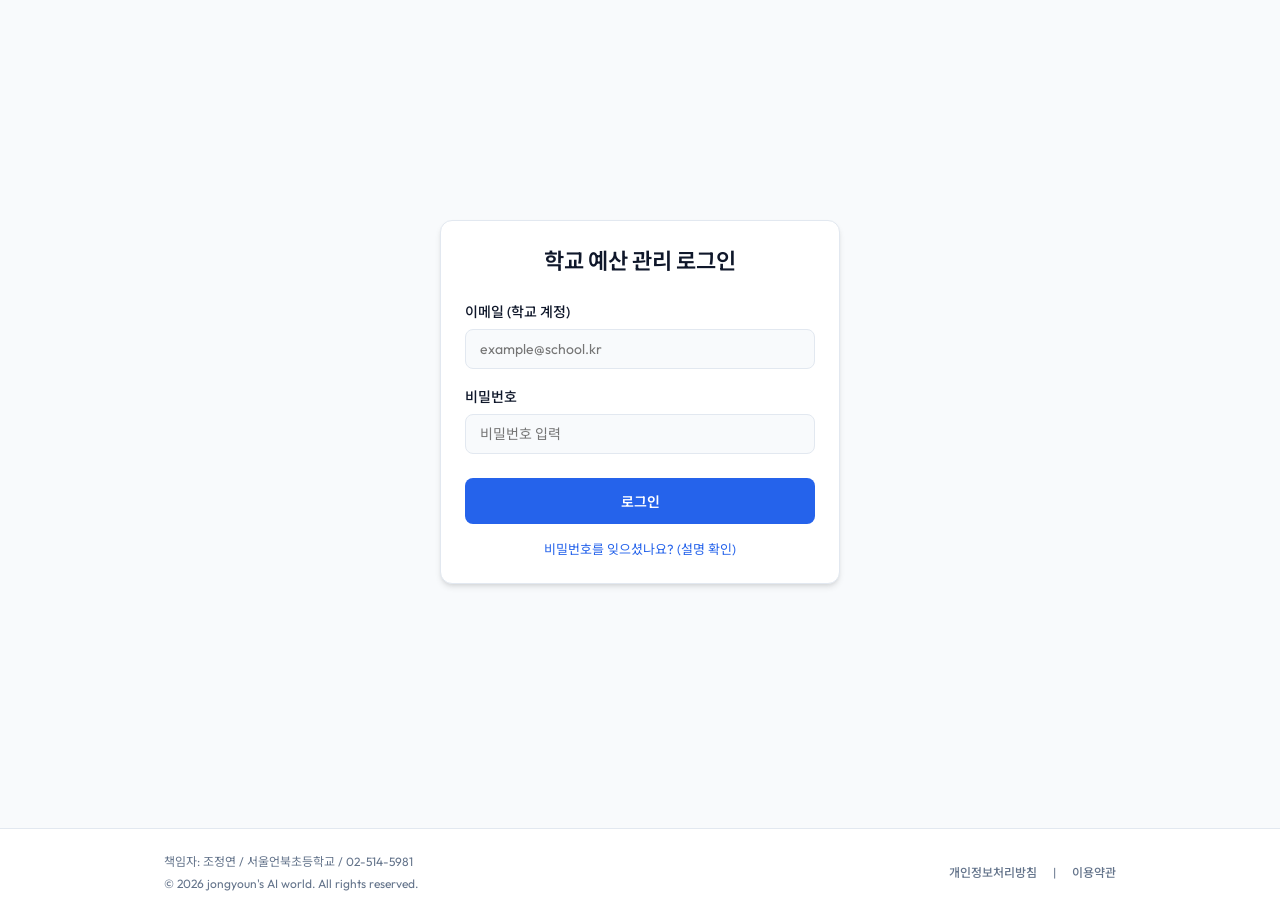
<file: index.html>
<!DOCTYPE html>
<html lang="ko">
<head>
  <meta charset="UTF-8">
  <meta name="viewport" content="width=device-width, initial-scale=1.0">
  <title>학교 예산 사용 관리 시스템</title>
  <link rel="stylesheet" href="app.css">
</head>
<body>

  <!-- 상단 네비게이션 바 (로그인 시 노출) -->
  <header id="app-header" style="display: none;">
    <div class="nav-container">
      <div class="logo">
        학교 예산 관리
        <span id="nav-role-badge" class="logo-badge">일반 교사</span>
      </div>
      <div class="user-info">
        <span class="user-name" id="nav-user-name">교사명</span> 님
        <button class="btn-logout" id="btn-logout">로그아웃</button>
      </div>
    </div>
  </header>

  <!-- 메인 컨텐츠 영역 -->
  <main class="container">
    
    <!-- 1. 로그인 화면 -->
    <div id="screen-login" class="login-wrapper">
      <div class="card login-card">
        <h2 class="card-title" style="border: none; padding: 0; text-align: center; margin-bottom: 24px; font-size: 22px;">학교 예산 관리 로그인</h2>
        
        <div id="login-alert" class="alert alert-danger" style="display: none;"></div>

        <form id="form-login" onsubmit="return false;">
          <div class="form-group">
            <label class="form-label" for="login-email">이메일 (학교 계정)</label>
            <input class="form-input" type="email" id="login-email" placeholder="example@school.kr" required>
          </div>
          <div class="form-group" style="margin-bottom: 24px;">
            <label class="form-label" for="login-password">비밀번호</label>
            <input class="form-input" type="password" id="login-password" placeholder="비밀번호 입력" required>
          </div>
          <button type="submit" class="btn btn-primary btn-block" style="padding: 12px;">로그인</button>
        </form>
        <div style="text-align: center; margin-top: 16px; font-size: 13px;">
          <a href="#" id="btn-forgot-password" style="color: var(--primary); text-decoration: none;">비밀번호를 잊으셨나요? (설명 확인)</a>
        </div>
      </div>
    </div>

    <!-- 2. 프로젝트/예산 등록 화면 (관리자 전용) -->
    <div id="screen-project-registration" style="display: none; max-width: 600px; margin: 0 auto;">
      <div class="card">
        <h2 class="card-title">프로젝트(예산) 등록</h2>
        
        <div id="reg-alert" class="alert" style="display: none;"></div>

        <form id="form-project-reg" onsubmit="return false;">
          <div class="form-group">
            <label class="form-label" for="reg-year">회계연도</label>
            <select class="form-input" id="reg-year">
              <option value="2026" selected>2026</option>
              <option value="2027">2027</option>
              <option value="2028">2028</option>
            </select>
          </div>
          <div class="form-group">
            <label class="form-label" for="reg-dept">담당 부서명</label>
            <input class="form-input" type="text" id="reg-dept" placeholder="예: 행정실, 교육정보부, 체육부" required>
          </div>
          
          <div class="form-group">
            <label class="form-label" for="reg-name">사업명</label>
            <input class="form-input" type="text" id="reg-name" placeholder="예: 도서관 운영비, 체육 기자재" required>
          </div>

          <div class="form-group">
            <label class="form-label" for="reg-amount">배정액 (원)</label>
            <input class="form-input" type="number" id="reg-amount" min="0" placeholder="예: 5000000" required>
          </div>

          <div class="form-group">
            <label class="form-label" for="reg-owner-name">사업 담당 교사 이름</label>
            <input class="form-input" type="text" id="reg-owner-name" placeholder="예: 김교사" required>
          </div>

          <div class="form-group" style="margin-bottom: 24px;">
            <label class="form-label" for="reg-note">비고</label>
            <textarea class="form-input" id="reg-note" rows="3" placeholder="기타 참고사항을 입력하세요."></textarea>
          </div>

          <div style="display: flex; gap: 12px;">
            <button type="submit" class="btn btn-primary" style="flex: 1;">등록하기</button>
            <button type="button" id="btn-reg-cancel" class="btn btn-secondary" style="flex: 1;">뒤로가기</button>
          </div>
        </form>
      </div>
    </div>

    <!-- 3. 메인 대시보드 화면 -->
    <div id="screen-dashboard" style="display: none;">
      <!-- 상단 액션 바 -->
      <div style="margin-bottom: 20px; display: flex; justify-content: space-between; align-items: center;">
        <h2 style="font-size: 20px; font-weight: 700; color: var(--text-main);">예산 배정 현황</h2>
        <div id="admin-actions" style="display: none;">
          <button class="btn btn-primary" id="btn-go-to-reg">+ 새 프로젝트 등록</button>
        </div>
      </div>

      <!-- 프로젝트 카드 목록 -->
      <div id="dashboard-project-cards" class="project-cards-container" style="display: grid; grid-template-columns: repeat(auto-fill, minmax(300px, 1fr)); gap: 16px; margin-bottom: 24px;">
        <!-- JS에서 동적으로 렌더링 -->
      </div>

      <!-- 프로젝트 상세 목록 테이블 -->
      <div class="card">
        <h3 class="card-title">프로젝트 목록</h3>
        <div style="overflow-x: auto;">
          <table class="data-table" id="dashboard-project-table">
            <thead>
              <tr>
                <th>연도</th>
                <th>부서</th>
                <th>사업명</th>
                <th>배정액</th>
                <th>사용액</th>
                <th>잔액</th>
                <th>담당자</th>
                <th>관리</th>
              </tr>
            </thead>
            <tbody>
              <!-- JS에서 동적으로 렌더링 -->
            </tbody>
          </table>
        </div>
      </div>
    </div>

    <!-- 4. 프로젝트 상세 및 지출 관리 화면 -->
    <div id="screen-project-detail" style="display: none;">
      <!-- 뒤로가기 버튼 -->
      <div style="margin-bottom: 16px;">
        <button class="btn btn-secondary" id="btn-back-to-dashboard">← 목록으로 돌아가기</button>
      </div>

      <!-- 프로젝트 요약 카드 -->
      <div class="card" id="project-summary-card">
        <!-- JS에서 프로젝트 정보, 잔액, 프로그레스 바 렌더링 -->
      </div>

      <!-- 지출 등록 폼 카드 -->
      <div class="card" id="card-expense-reg">
        <h3 class="card-title" id="expense-form-title">사용 내역 등록</h3>
        
        <!-- 실시간 초과 지출 경고 배너 -->
        <div id="expense-warning" class="alert alert-warning" style="display: none; margin-bottom: 16px;">
          <strong>지출 초과 경고</strong>: 입력된 금액이 현재 프로젝트의 남은 잔액을 초과합니다. 등록은 가능하나 빨간색 잔액 경고가 남게 됩니다.
        </div>

        <div id="expense-alert" class="alert" style="display: none;"></div>

        <form id="form-expense-reg" onsubmit="return false;">
          <input type="hidden" id="expense-id"> <!-- 수정 모드 시 사용 -->
          
          <div class="form-group" style="display: grid; grid-template-columns: 2fr 1fr; gap: 12px;">
            <div>
              <label class="form-label" for="exp-item-name">지출 항목명</label>
              <input class="form-input" type="text" id="exp-item-name" placeholder="예: 도서 구입, 교구 구매" required>
            </div>
            <div>
              <label class="form-label" for="exp-amount">금액 (원)</label>
              <input class="form-input" type="number" id="exp-amount" min="1" placeholder="예: 250000" required>
            </div>
          </div>
          
          <!-- 메모 입력란 -->
          <div class="form-group">
            <label class="form-label" for="exp-memo">메모</label>
            <textarea class="form-input" id="exp-memo" rows="2" placeholder="추가 메모 입력 (선택)"></textarea>
          </div>

          <div class="form-group" style="display: grid; grid-template-columns: 1fr 1fr; gap: 12px;">
            <div>
              <label class="form-label" for="exp-date">사용일자</label>
              <input class="form-input" type="date" id="exp-date" required>
            </div>
            <div>
              <label class="form-label" for="exp-receipt">증빙 파일 (JPG, PNG, PDF / 10MB 이하)</label>
              <input class="form-input" type="file" id="exp-receipt" accept=".jpg, .jpeg, .png, .pdf">
              <div id="receipt-preview-filename" style="font-size: 12px; color: var(--primary); margin-top: 4px; display: none;"></div>
            </div>
          </div>

          <div style="display: flex; gap: 12px; margin-top: 20px;">
            <button type="submit" class="btn btn-primary" id="btn-save-expense" style="flex: 1;">저장 (즉시 반영)</button>
            <button type="button" class="btn btn-secondary" id="btn-cancel-expense-edit" style="flex: 1; display: none;">수정 취소</button>
          </div>
          
          <!-- 자동 합계 표시 -->
          <div id="expense-total-sum" style="margin-top: 12px; font-size: 13px; color: var(--text-muted);">
            총 사용액: 0원
          </div>
        </form>
      </div>

      <!-- 지출 내역 리스트 카드 -->
      <div class="card">
        <h3 class="card-title">지출 내역 목록</h3>
        <div style="overflow-x: auto;">
          <table class="data-table" id="expense-list-table">
            <thead>
              <tr>
                <th>사용일자</th>
                <th>지출 항목명</th>
                <th>지출 금액</th>
                <th>증빙</th>
                <th>작성자</th>
                <th>관리</th>
              </tr>
            </thead>
            <tbody>
              <!-- JS에서 동적으로 렌더링 -->
            </tbody>
          </table>
        </div>
      </div>
    </div>
  </main>

  <!-- 공통 푸터 -->
  <footer>
    <div class="footer-content">
      <div class="footer-info">
        <div>책임자: 조정연 / 서울언북초등학교 / 02-514-5981</div>
        <div>© 2026 jongyoun's AI world. All rights reserved.</div>
      </div>
      <div class="footer-links">
        <a class="footer-link" id="link-privacy">개인정보처리방침</a>
        <span>|</span>
        <a class="footer-link" id="link-terms">이용약관</a>
      </div>
    </div>
  </footer>

  <!-- 개인정보처리방침 모달 -->
  <div class="modal-overlay" id="modal-privacy">
    <div class="modal">
      <div class="modal-header">
        <h3 class="modal-title">개인정보처리방침</h3>
        <button class="modal-close" onclick="closeModal('modal-privacy')">&times;</button>
      </div>
      <div class="modal-body" id="modal-privacy-body">
        <!-- 로딩 실패 시 대비한 정적 fallback 및 동적 주입 -->
      </div>
      <div class="modal-footer">
        <button class="btn btn-secondary" onclick="closeModal('modal-privacy')">닫기</button>
      </div>
    </div>
  </div>

  <!-- 이용약관 모달 -->
  <div class="modal-overlay" id="modal-terms">
    <div class="modal">
      <div class="modal-header">
        <h3 class="modal-title">이용약관</h3>
        <button class="modal-close" onclick="closeModal('modal-terms')">&times;</button>
      </div>
      <div class="modal-body" id="modal-terms-body">
        <!-- 로딩 실패 시 대비한 정적 fallback 및 동적 주입 -->
      </div>
      <div class="modal-footer">
        <button class="btn btn-secondary" onclick="closeModal('modal-terms')">닫기</button>
      </div>
    </div>
  </div>

  <!-- 증빙 영수증 확인 모달 -->
  <div class="modal-overlay" id="modal-receipt">
    <div class="modal" style="max-width: 700px;">
      <div class="modal-header">
        <h3 class="modal-title">증빙 영수증 확인</h3>
        <button class="modal-close" onclick="closeModal('modal-receipt')">&times;</button>
      </div>
      <div class="modal-body" id="modal-receipt-body" style="text-align: center; min-height: 400px; display: flex; align-items: center; justify-content: center;">
        <!-- JS에서 이미지 태그 또는 PDF iframe 동적 주입 -->
      </div>
      <div class="modal-footer">
        <button class="btn btn-secondary" onclick="closeModal('modal-receipt')">닫기</button>
      </div>
    </div>
  </div>

  <!-- 스크립트 연결 -->
  <script src="db.js"></script>
  <script src="app.js"></script>
</body>
</html>
</file>
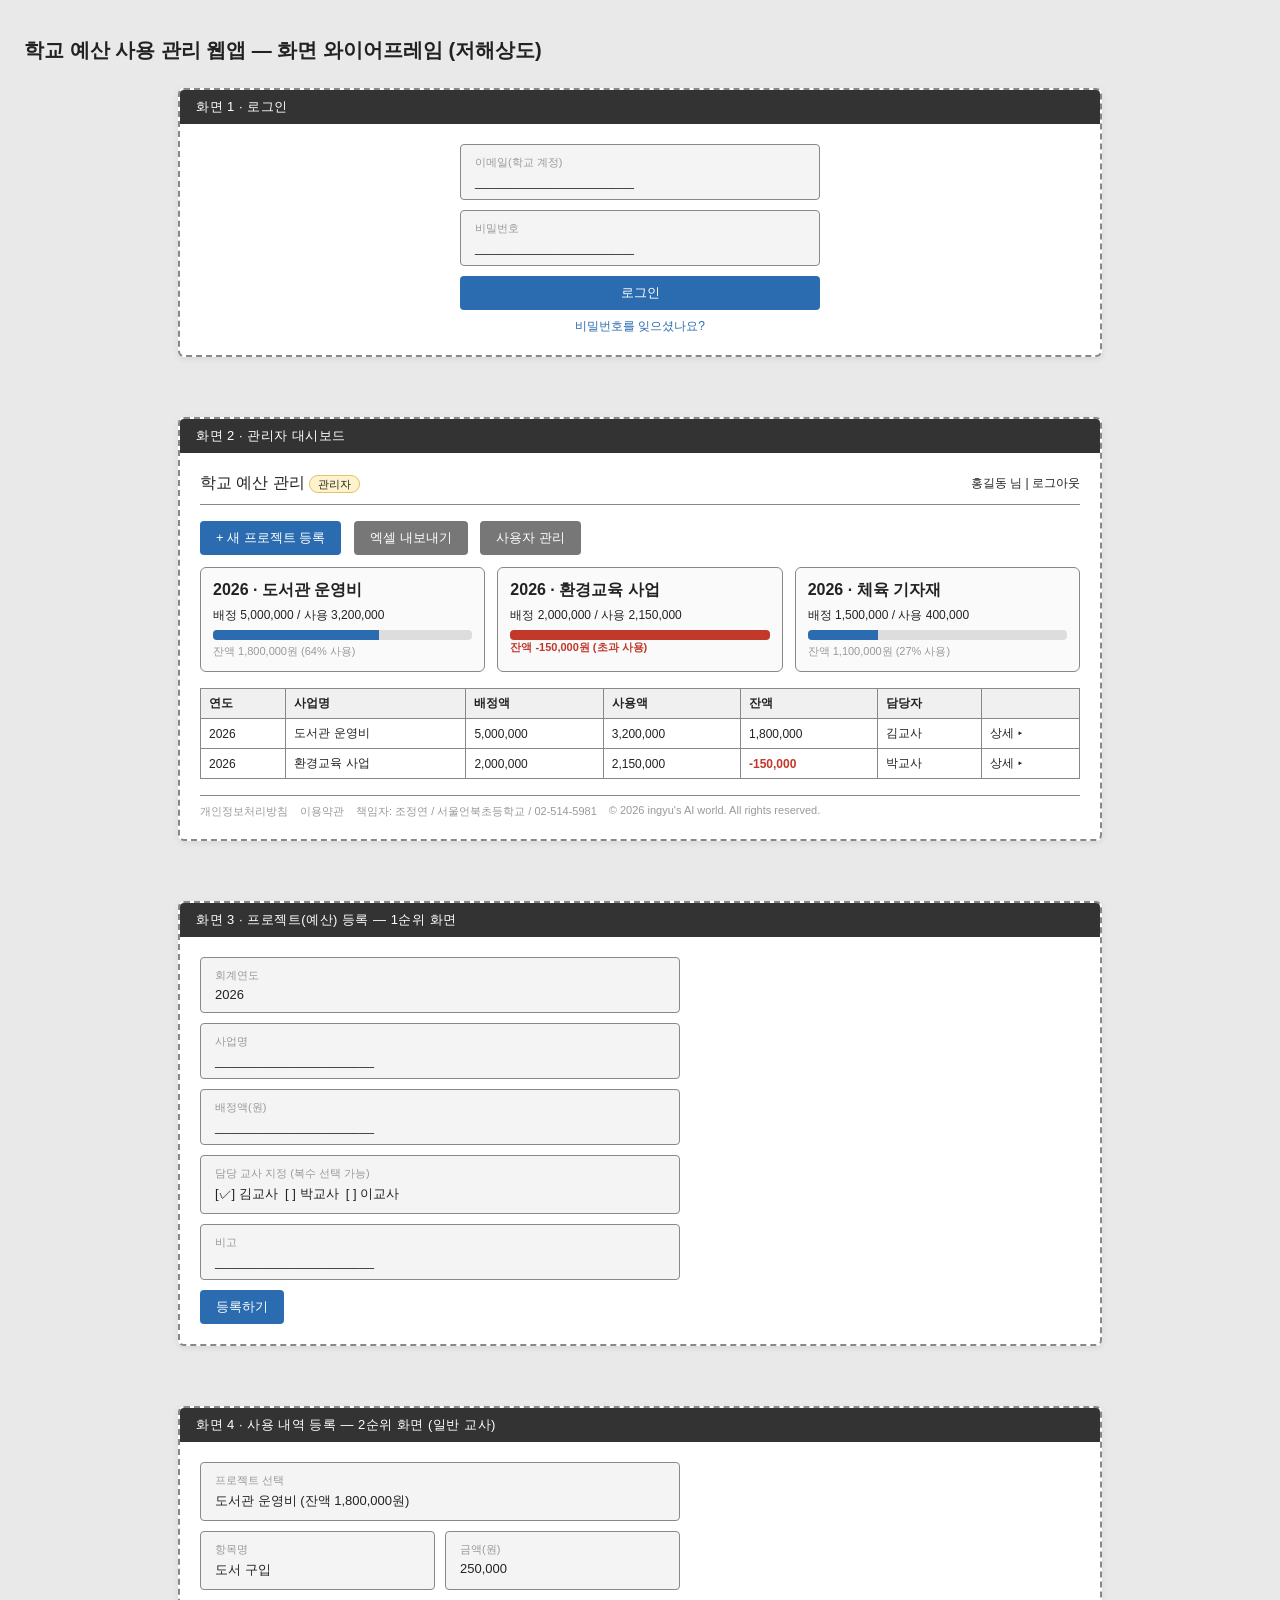
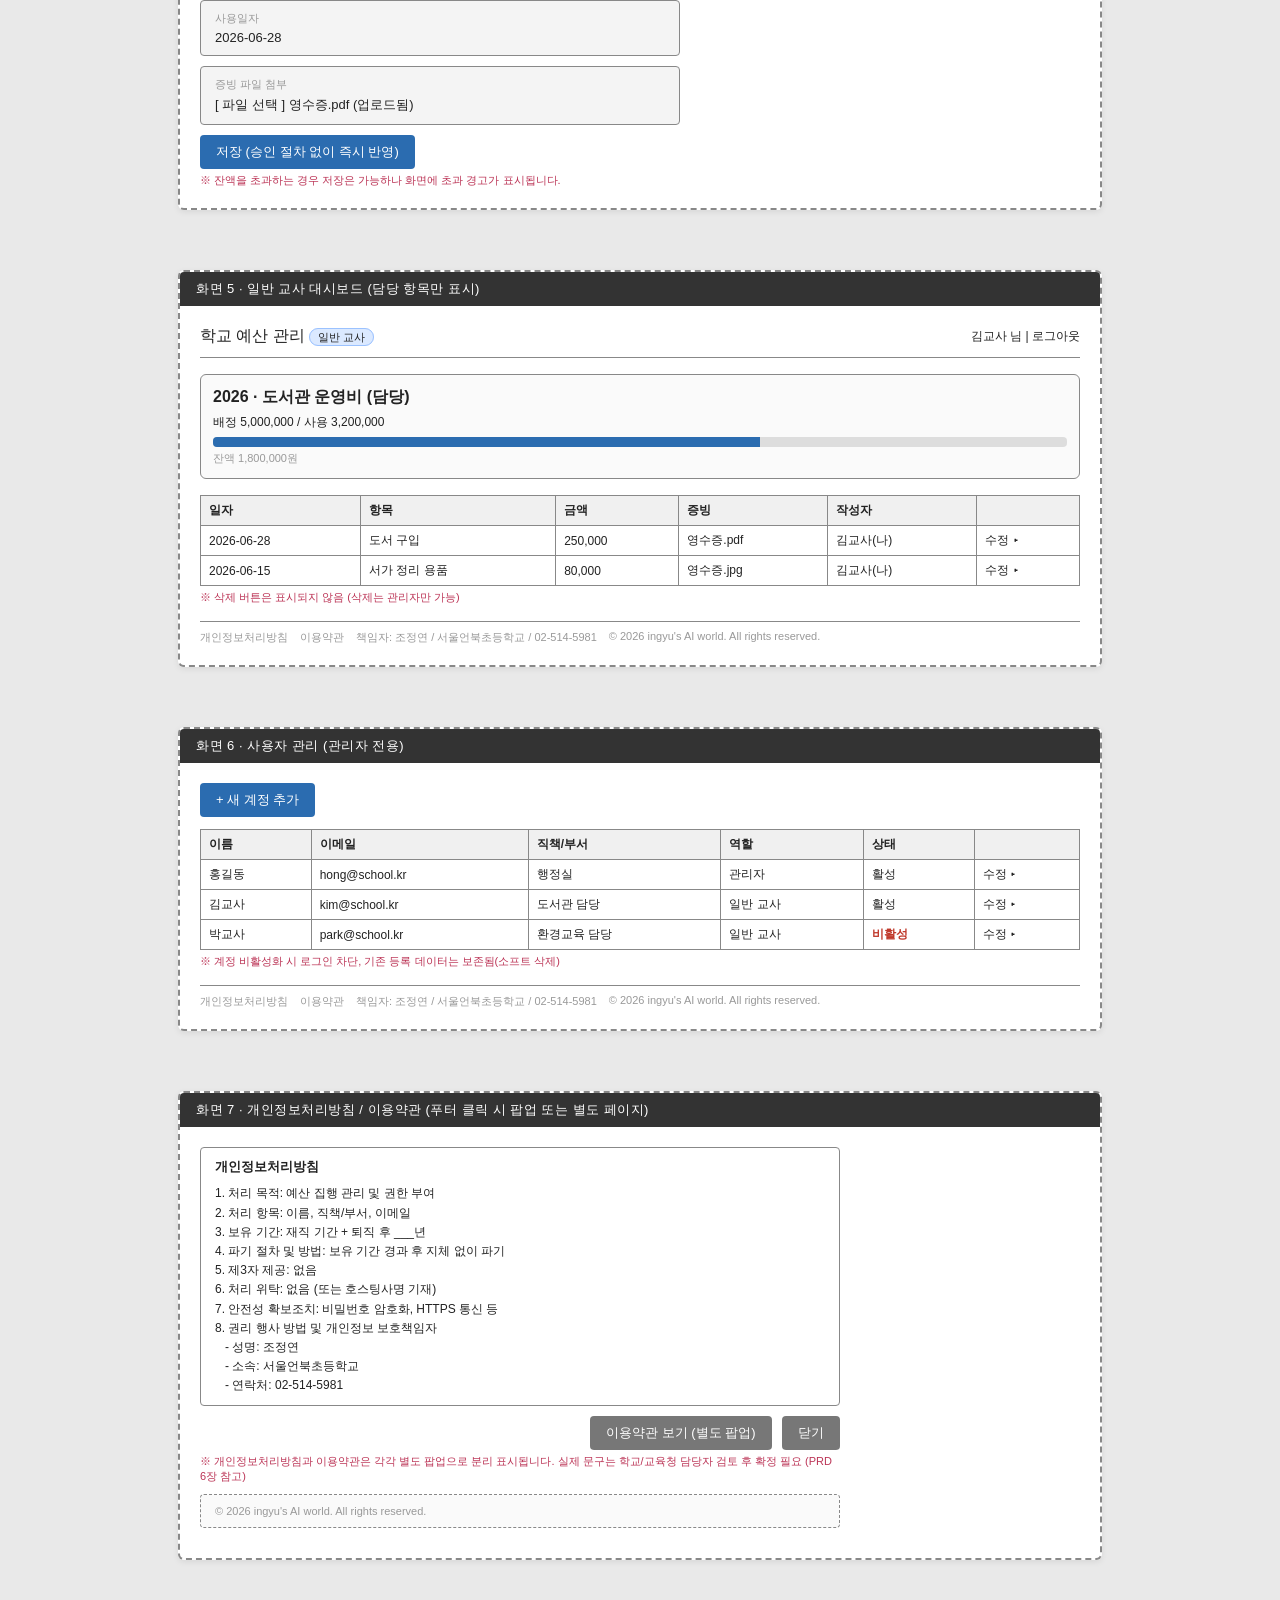
<file: wireframes.html>
<!DOCTYPE html>
<html lang="ko">
<head>
<meta charset="UTF-8">
<title>학교 예산 관리 앱 - 와이어프레임</title>
<style>
  :root{
    --line:#888;
    --box:#f4f4f4;
    --accent:#2b6cb0;
    --text:#222;
    --muted:#999;
  }
  body{
    font-family:'Segoe UI', 'Malgun Gothic', sans-serif;
    background:#e9e9e9;
    margin:0;
    padding:24px;
    color:var(--text);
  }
  h1{font-size:20px; margin-bottom:24px;}
  .screen{
    background:#fff;
    border:2px dashed var(--line);
    border-radius:6px;
    width:920px;
    margin:0 auto 60px auto;
    padding:0;
    box-shadow:0 2px 6px rgba(0,0,0,0.08);
  }
  .screen-title{
    background:#333;
    color:#fff;
    padding:8px 16px;
    font-size:13px;
    border-radius:4px 4px 0 0;
    letter-spacing:0.5px;
  }
  .content{padding:20px;}
  .box{
    border:1px solid var(--line);
    background:var(--box);
    border-radius:4px;
    padding:10px 14px;
    margin-bottom:10px;
    font-size:13px;
  }
  .row{display:flex; gap:10px;}
  .row > .box{flex:1;}
  .label{font-size:11px; color:var(--muted); margin-bottom:4px; display:block;}
  .btn{
    display:inline-block;
    background:var(--accent);
    color:#fff;
    padding:8px 16px;
    border-radius:4px;
    font-size:13px;
    text-align:center;
    cursor:default;
  }
  .btn.gray{background:#777;}
  .topbar{
    display:flex; justify-content:space-between; align-items:center;
    border-bottom:1px solid var(--line); padding-bottom:10px; margin-bottom:16px;
  }
  .badge{
    font-size:11px; background:#fff3cd; border:1px solid #e0c46c;
    padding:2px 8px; border-radius:10px;
  }
  table{width:100%; border-collapse:collapse; font-size:12px;}
  th,td{border:1px solid var(--line); padding:6px 8px; text-align:left;}
  th{background:#f0f0f0;}
  .danger{color:#c0392b; font-weight:bold;}
  .card{
    border:1px solid var(--line); border-radius:6px; padding:12px; flex:1;
    background:#fafafa;
  }
  .cards{display:flex; gap:12px; margin-bottom:16px;}
  .bar-bg{background:#ddd; border-radius:4px; height:10px; margin-top:6px; overflow:hidden;}
  .bar-fill{background:var(--accent); height:100%;}
  .footer{
    border-top:1px solid var(--line); margin-top:16px; padding-top:8px;
    font-size:11px; color:var(--muted); display:flex; gap:12px;
  }
  .note{font-size:11px; color:#b35; margin-top:4px;}
</style>
</head>
<body>

<h1>학교 예산 사용 관리 웹앱 — 화면 와이어프레임 (저해상도)</h1>

<!-- 1. 로그인 -->
<div class="screen">
  <div class="screen-title">화면 1 · 로그인</div>
  <div class="content" style="max-width:360px; margin:0 auto;">
    <div class="box"><span class="label">이메일(학교 계정)</span>______________________</div>
    <div class="box"><span class="label">비밀번호</span>______________________</div>
    <div class="btn" style="width:100%; box-sizing:border-box; text-align:center; margin-bottom:8px;">로그인</div>
    <div style="text-align:center; font-size:12px; color:var(--accent);">비밀번호를 잊으셨나요?</div>
  </div>
</div>

<!-- 2. 관리자 대시보드 -->
<div class="screen">
  <div class="screen-title">화면 2 · 관리자 대시보드</div>
  <div class="content">
    <div class="topbar">
      <div>학교 예산 관리 <span class="badge">관리자</span></div>
      <div style="font-size:12px;">홍길동 님 | 로그아웃</div>
    </div>
    <div style="margin-bottom:12px;">
      <span class="btn">+ 새 프로젝트 등록</span>
      <span class="btn gray" style="margin-left:8px;">엑셀 내보내기</span>
      <span class="btn gray" style="margin-left:8px;">사용자 관리</span>
    </div>
    <div class="cards">
      <div class="card">
        <strong>2026 · 도서관 운영비</strong>
        <div style="font-size:12px; margin-top:6px;">배정 5,000,000 / 사용 3,200,000</div>
        <div class="bar-bg"><div class="bar-fill" style="width:64%;"></div></div>
        <div style="font-size:11px; color:var(--muted); margin-top:4px;">잔액 1,800,000원 (64% 사용)</div>
      </div>
      <div class="card">
        <strong>2026 · 환경교육 사업</strong>
        <div style="font-size:12px; margin-top:6px;">배정 2,000,000 / 사용 2,150,000</div>
        <div class="bar-bg"><div class="bar-fill" style="width:100%; background:#c0392b;"></div></div>
        <div style="font-size:11px;" class="danger">잔액 -150,000원 (초과 사용)</div>
      </div>
      <div class="card">
        <strong>2026 · 체육 기자재</strong>
        <div style="font-size:12px; margin-top:6px;">배정 1,500,000 / 사용 400,000</div>
        <div class="bar-bg"><div class="bar-fill" style="width:27%;"></div></div>
        <div style="font-size:11px; color:var(--muted); margin-top:4px;">잔액 1,100,000원 (27% 사용)</div>
      </div>
    </div>
    <table>
      <tr><th>연도</th><th>사업명</th><th>배정액</th><th>사용액</th><th>잔액</th><th>담당자</th><th></th></tr>
      <tr><td>2026</td><td>도서관 운영비</td><td>5,000,000</td><td>3,200,000</td><td>1,800,000</td><td>김교사</td><td>상세 ▸</td></tr>
      <tr><td>2026</td><td>환경교육 사업</td><td>2,000,000</td><td>2,150,000</td><td class="danger">-150,000</td><td>박교사</td><td>상세 ▸</td></tr>
    </table>
    <div class="footer">
      <span>개인정보처리방침</span><span>이용약관</span><span>책임자: 조정연 / 서울언북초등학교 / 02-514-5981</span><span>© 2026 ingyu's AI world. All rights reserved.</span>
    </div>
  </div>
</div>

<!-- 3. 프로젝트 등록 -->
<div class="screen">
  <div class="screen-title">화면 3 · 프로젝트(예산) 등록 — 1순위 화면</div>
  <div class="content" style="max-width:480px;">
    <div class="box"><span class="label">회계연도</span>2026</div>
    <div class="box"><span class="label">사업명</span>______________________</div>
    <div class="box"><span class="label">배정액(원)</span>______________________</div>
    <div class="box"><span class="label">담당 교사 지정 (복수 선택 가능)</span>
      [✓] 김교사&nbsp;&nbsp;[ ] 박교사&nbsp;&nbsp;[ ] 이교사
    </div>
    <div class="box"><span class="label">비고</span>______________________</div>
    <div class="btn">등록하기</div>
  </div>
</div>

<!-- 4. 사용 내역 등록 (일반 교사) -->
<div class="screen">
  <div class="screen-title">화면 4 · 사용 내역 등록 — 2순위 화면 (일반 교사)</div>
  <div class="content" style="max-width:480px;">
    <div class="box"><span class="label">프로젝트 선택</span>도서관 운영비 (잔액 1,800,000원)</div>
    <div class="row">
      <div class="box"><span class="label">항목명</span>도서 구입</div>
      <div class="box"><span class="label">금액(원)</span>250,000</div>
    </div>
    <div class="box"><span class="label">사용일자</span>2026-06-28</div>
    <div class="box"><span class="label">증빙 파일 첨부</span>[ 파일 선택 ] 영수증.pdf (업로드됨)</div>
    <div class="btn">저장 (승인 절차 없이 즉시 반영)</div>
    <div class="note">※ 잔액을 초과하는 경우 저장은 가능하나 화면에 초과 경고가 표시됩니다.</div>
  </div>
</div>

<!-- 5. 일반 교사 대시보드 -->
<div class="screen">
  <div class="screen-title">화면 5 · 일반 교사 대시보드 (담당 항목만 표시)</div>
  <div class="content">
    <div class="topbar">
      <div>학교 예산 관리 <span class="badge" style="background:#dbe9ff; border-color:#9bc2ff;">일반 교사</span></div>
      <div style="font-size:12px;">김교사 님 | 로그아웃</div>
    </div>
    <div class="cards">
      <div class="card">
        <strong>2026 · 도서관 운영비 (담당)</strong>
        <div style="font-size:12px; margin-top:6px;">배정 5,000,000 / 사용 3,200,000</div>
        <div class="bar-bg"><div class="bar-fill" style="width:64%;"></div></div>
        <div style="font-size:11px; color:var(--muted); margin-top:4px;">잔액 1,800,000원</div>
      </div>
    </div>
    <table>
      <tr><th>일자</th><th>항목</th><th>금액</th><th>증빙</th><th>작성자</th><th></th></tr>
      <tr><td>2026-06-28</td><td>도서 구입</td><td>250,000</td><td>영수증.pdf</td><td>김교사(나)</td><td>수정 ▸</td></tr>
      <tr><td>2026-06-15</td><td>서가 정리 용품</td><td>80,000</td><td>영수증.jpg</td><td>김교사(나)</td><td>수정 ▸</td></tr>
    </table>
    <div class="note">※ 삭제 버튼은 표시되지 않음 (삭제는 관리자만 가능)</div>
    <div class="footer">
      <span>개인정보처리방침</span><span>이용약관</span><span>책임자: 조정연 / 서울언북초등학교 / 02-514-5981</span><span>© 2026 ingyu's AI world. All rights reserved.</span>
    </div>
  </div>
</div>

<!-- 6. 사용자 관리 (관리자 전용) -->
<div class="screen">
  <div class="screen-title">화면 6 · 사용자 관리 (관리자 전용)</div>
  <div class="content">
    <div style="margin-bottom:12px;">
      <span class="btn">+ 새 계정 추가</span>
    </div>
    <table>
      <tr><th>이름</th><th>이메일</th><th>직책/부서</th><th>역할</th><th>상태</th><th></th></tr>
      <tr><td>홍길동</td><td>hong@school.kr</td><td>행정실</td><td>관리자</td><td>활성</td><td>수정 ▸</td></tr>
      <tr><td>김교사</td><td>kim@school.kr</td><td>도서관 담당</td><td>일반 교사</td><td>활성</td><td>수정 ▸</td></tr>
      <tr><td>박교사</td><td>park@school.kr</td><td>환경교육 담당</td><td>일반 교사</td><td><span class="danger">비활성</span></td><td>수정 ▸</td></tr>
    </table>
    <div class="note">※ 계정 비활성화 시 로그인 차단, 기존 등록 데이터는 보존됨(소프트 삭제)</div>
    <div class="footer">
      <span>개인정보처리방침</span><span>이용약관</span><span>책임자: 조정연 / 서울언북초등학교 / 02-514-5981</span><span>© 2026 ingyu's AI world. All rights reserved.</span>
    </div>
  </div>
</div>

<!-- 7. 정책 페이지 / 푸터 팝업 -->
<div class="screen">
  <div class="screen-title">화면 7 · 개인정보처리방침 / 이용약관 (푸터 클릭 시 팝업 또는 별도 페이지)</div>
  <div class="content" style="max-width:640px;">
    <div class="box" style="background:#fff; border-style:solid;">
      <strong>개인정보처리방침</strong>
      <div style="font-size:12px; margin-top:8px; line-height:1.6;">
        1. 처리 목적: 예산 집행 관리 및 권한 부여<br>
        2. 처리 항목: 이름, 직책/부서, 이메일<br>
        3. 보유 기간: 재직 기간 + 퇴직 후 ___년<br>
        4. 파기 절차 및 방법: 보유 기간 경과 후 지체 없이 파기<br>
        5. 제3자 제공: 없음<br>
        6. 처리 위탁: 없음 (또는 호스팅사명 기재)<br>
        7. 안전성 확보조치: 비밀번호 암호화, HTTPS 통신 등<br>
        8. 권리 행사 방법 및 개인정보 보호책임자<br>
        &nbsp;&nbsp;&nbsp;- 성명: 조정연<br>
        &nbsp;&nbsp;&nbsp;- 소속: 서울언북초등학교<br>
        &nbsp;&nbsp;&nbsp;- 연락처: 02-514-5981<br>
      </div>
    </div>
    <div style="text-align:right; margin-top:8px;">
      <span class="btn gray">이용약관 보기 (별도 팝업)</span>
      <span class="btn gray" style="margin-left:6px;">닫기</span>
    </div>
    <div class="note">※ 개인정보처리방침과 이용약관은 각각 별도 팝업으로 분리 표시됩니다. 실제 문구는 학교/교육청 담당자 검토 후 확정 필요 (PRD 6장 참고)</div>
    <div class="box" style="background:#fafafa; border-style:dashed; margin-top:10px; font-size:11px; color:var(--muted);">
      © 2026 ingyu's AI world. All rights reserved.
    </div>
  </div>
</div>

</body>
</html>
</file>
<file: app.css>
/* app.css */
@import url('https://fonts.googleapis.com/css2?family=Inter:wght@300;400;500;600;700&family=Outfit:wght@400;500;600;700&family=Noto+Sans+KR:wght@300;400;500;700&display=swap');

:root {
  --primary: #2563eb;
  --primary-hover: #1d4ed8;
  --primary-light: #eff6ff;
  --bg-main: #f8fafc;
  --bg-card: #ffffff;
  --text-main: #0f172a;
  --text-muted: #64748b;
  --border: #e2e8f0;
  --success: #10b981;
  --danger: #ef4444;
  --warning: #f59e0b;
  --radius: 12px;
  --shadow: 0 4px 6px -1px rgb(0 0 0 / 0.1), 0 2px 4px -2px rgb(0 0 0 / 0.1);
  --shadow-lg: 0 10px 15px -3px rgb(0 0 0 / 0.1), 0 4px 6px -4px rgb(0 0 0 / 0.1);
  --font-family: 'Outfit', 'Noto Sans KR', 'Inter', -apple-system, sans-serif;
  --transition: all 0.25s cubic-bezier(0.4, 0, 0.2, 1);
}

* {
  box-sizing: border-box;
  margin: 0;
  padding: 0;
}

body {
  font-family: var(--font-family);
  background-color: var(--bg-main);
  color: var(--text-main);
  line-height: 1.5;
  display: flex;
  flex-direction: column;
  min-height: 100vh;
}

/* Container */
.container {
  max-width: 1000px;
  margin: 0 auto;
  width: 100%;
  padding: 24px;
  flex: 1;
}

/* Header & Navbar */
header {
  background: rgba(255, 255, 255, 0.8);
  backdrop-filter: blur(12px);
  -webkit-backdrop-filter: blur(12px);
  border-bottom: 1px solid var(--border);
  position: sticky;
  top: 0;
  z-index: 50;
}

.nav-container {
  max-width: 1000px;
  margin: 0 auto;
  padding: 16px 24px;
  display: flex;
  justify-content: space-between;
  align-items: center;
}

.logo {
  font-size: 20px;
  font-weight: 700;
  color: var(--primary);
  display: flex;
  align-items: center;
  gap: 8px;
}

.logo-badge {
  font-size: 11px;
  font-weight: 600;
  padding: 3px 8px;
  border-radius: 9999px;
  background-color: var(--primary-light);
  color: var(--primary);
}

.user-info {
  display: flex;
  align-items: center;
  gap: 12px;
  font-size: 14px;
}

.user-name {
  font-weight: 600;
}

.user-role {
  font-size: 11px;
  padding: 2px 8px;
  border-radius: 9999px;
  font-weight: 600;
}

.user-role.admin {
  background-color: #fee2e2;
  color: #ef4444;
}

.user-role.teacher {
  background-color: #dbe9ff;
  color: #2563eb;
}

.btn-logout {
  background: none;
  border: none;
  color: var(--text-muted);
  cursor: pointer;
  font-family: inherit;
  font-size: 13px;
  padding: 4px 8px;
  border-radius: 6px;
  transition: var(--transition);
}

.btn-logout:hover {
  background-color: var(--border);
  color: var(--text-main);
}

/* Card */
.card {
  background: var(--bg-card);
  border: 1px solid var(--border);
  border-radius: var(--radius);
  box-shadow: var(--shadow);
  padding: 24px;
  margin-bottom: 24px;
  transition: var(--transition);
}

.card:hover {
  box-shadow: var(--shadow-lg);
}

.card-title {
  font-size: 18px;
  font-weight: 600;
  margin-bottom: 20px;
  color: var(--text-main);
  border-left: 4px solid var(--primary);
  padding-left: 10px;
}

/* Form Styles */
.form-group {
  margin-bottom: 18px;
}

.form-label {
  display: block;
  font-size: 14px;
  font-weight: 500;
  color: var(--text-main);
  margin-bottom: 6px;
}

.form-input {
  width: 100%;
  padding: 10px 14px;
  font-family: inherit;
  font-size: 14px;
  border: 1px solid var(--border);
  border-radius: 8px;
  outline: none;
  background-color: var(--bg-main);
  transition: var(--transition);
}

.form-input:focus {
  border-color: var(--primary);
  background-color: #ffffff;
  box-shadow: 0 0 0 3px rgba(37, 99, 235, 0.15);
}

.checkbox-group {
  display: flex;
  flex-wrap: wrap;
  gap: 12px;
  padding: 10px;
  background-color: var(--bg-main);
  border: 1px solid var(--border);
  border-radius: 8px;
}

.checkbox-label {
  display: inline-flex;
  align-items: center;
  gap: 6px;
  font-size: 14px;
  cursor: pointer;
  padding: 6px 12px;
  background: #ffffff;
  border: 1px solid var(--border);
  border-radius: 6px;
  transition: var(--transition);
}

.checkbox-label:hover {
  border-color: var(--primary);
}

.checkbox-label input {
  cursor: pointer;
}

/* Buttons */
.btn {
  display: inline-flex;
  align-items: center;
  justify-content: center;
  padding: 10px 20px;
  font-family: inherit;
  font-size: 14px;
  font-weight: 600;
  border-radius: 8px;
  border: 1px solid transparent;
  cursor: pointer;
  transition: var(--transition);
}

.btn-primary {
  background-color: var(--primary);
  color: #ffffff;
}

.btn-primary:hover {
  background-color: var(--primary-hover);
}

.btn-secondary {
  background-color: #ffffff;
  color: var(--text-main);
  border-color: var(--border);
}

.btn-secondary:hover {
  background-color: var(--bg-main);
}

.btn-block {
  width: 100%;
}

/* Login Page specific */
.login-wrapper {
  display: flex;
  align-items: center;
  justify-content: center;
  min-height: calc(100vh - 120px);
}

.login-card {
  width: 100%;
  max-width: 400px;
  animation: fadeInUp 0.5s ease;
}

/* Modals (Popups) */
.modal-overlay {
  position: fixed;
  top: 0;
  left: 0;
  right: 0;
  bottom: 0;
  background: rgba(15, 23, 42, 0.4);
  backdrop-filter: blur(4px);
  display: flex;
  align-items: center;
  justify-content: center;
  opacity: 0;
  pointer-events: none;
  z-index: 100;
  transition: opacity 0.3s ease;
}

.modal-overlay.active {
  opacity: 1;
  pointer-events: auto;
}

.modal {
  background: #ffffff;
  border-radius: var(--radius);
  box-shadow: var(--shadow-lg);
  width: 100%;
  max-width: 600px;
  max-height: 80vh;
  display: flex;
  flex-direction: column;
  transform: translateY(20px);
  transition: transform 0.3s ease;
}

.modal-overlay.active .modal {
  transform: translateY(0);
}

.modal-header {
  padding: 16px 24px;
  border-bottom: 1px solid var(--border);
  display: flex;
  justify-content: space-between;
  align-items: center;
}

.modal-title {
  font-size: 16px;
  font-weight: 700;
}

.modal-close {
  background: none;
  border: none;
  font-size: 20px;
  cursor: pointer;
  color: var(--text-muted);
}

.modal-body {
  padding: 24px;
  overflow-y: auto;
  font-size: 14px;
  line-height: 1.6;
  color: #334155;
  white-space: pre-wrap; /* Preserve formatting of policy text */
}

.modal-footer {
  padding: 16px 24px;
  border-top: 1px solid var(--border);
  display: flex;
  justify-content: flex-end;
}

/* Footer styling */
footer {
  background-color: #ffffff;
  border-top: 1px solid var(--border);
  padding: 24px 0;
  font-size: 12px;
  color: var(--text-muted);
  margin-top: auto;
}

.footer-content {
  max-width: 1000px;
  margin: 0 auto;
  padding: 0 24px;
  display: flex;
  flex-wrap: wrap;
  justify-content: space-between;
  align-items: center;
  gap: 12px;
}

.footer-links {
  display: flex;
  gap: 16px;
}

.footer-link {
  color: var(--text-muted);
  text-decoration: none;
  cursor: pointer;
  font-weight: 500;
  transition: var(--transition);
}

.footer-link:hover {
  color: var(--primary);
}

.footer-info {
  display: flex;
  flex-direction: column;
  gap: 4px;
}

/* Utility alert */
.alert {
  padding: 12px 16px;
  border-radius: 8px;
  font-size: 14px;
  margin-bottom: 16px;
  display: none;
}

.alert-danger {
  background-color: #fee2e2;
  color: #ef4444;
  border: 1px solid #fecaca;
  display: block;
}

.alert-success {
  background-color: #d1fae5;
  color: #059669;
  border: 1px solid #a7f3d0;
  display: block;
}

/* Keyframes */
@keyframes fadeInUp {
  from {
    opacity: 0;
    transform: translateY(10px);
  }
  to {
    opacity: 1;
    transform: translateY(0);
  }
}

/* Tables */
.data-table {
  width: 100%;
  border-collapse: collapse;
  margin-top: 10px;
  font-size: 14px;
  text-align: left;
}

.data-table th, .data-table td {
  padding: 12px 16px;
  border-bottom: 1px solid var(--border);
}

.data-table th {
  background-color: var(--bg-main);
  font-weight: 600;
  color: var(--text-muted);
}

.data-table tbody tr {
  transition: var(--transition);
}

.data-table tbody tr:hover {
  background-color: rgba(241, 245, 249, 0.5);
}

/* Project Cards */
.project-card {
  background: var(--bg-card);
  border: 1px solid var(--border);
  border-radius: var(--radius);
  padding: 20px;
  box-shadow: var(--shadow);
  display: flex;
  flex-direction: column;
  gap: 8px;
  cursor: pointer;
  transition: var(--transition);
}

.project-card:hover {
  transform: translateY(-2px);
  box-shadow: var(--shadow-lg);
  border-color: var(--primary);
}

.project-card-header {
  display: flex;
  justify-content: space-between;
  align-items: flex-start;
}

.project-card-title {
  font-size: 16px;
  font-weight: 700;
  color: var(--text-main);
}

.project-card-dept {
  font-size: 11px;
  font-weight: 600;
  color: var(--primary);
  background-color: var(--primary-light);
  padding: 2px 6px;
  border-radius: 4px;
}

/* Progress Bars */
.bar-bg {
  background-color: #e2e8f0;
  border-radius: 9999px;
  height: 8px;
  width: 100%;
  margin-top: 6px;
  overflow: hidden;
}

.bar-fill {
  background-color: var(--primary);
  height: 100%;
  border-radius: 9999px;
  transition: width 0.4s ease;
}

.bar-fill.danger {
  background-color: var(--danger);
}

/* Utility classes */
.danger-text {
  color: var(--danger);
  font-weight: 600;
}

.success-text {
  color: var(--success);
  font-weight: 600;
}

.alert-warning {
  background-color: #fffbeb;
  color: #d97706;
  border: 1px solid #fef3c7;
  display: block;
}

.badge-outline {
  display: inline-block;
  font-size: 11px;
  font-weight: 600;
  padding: 2px 6px;
  border-radius: 4px;
  border: 1px solid var(--border);
}

.badge-outline.danger {
  border-color: #fecaca;
  background-color: #fef2f2;
  color: #ef4444;
}

/* Receipt Preview styles */
.receipt-img {
  max-width: 100%;
  max-height: 500px;
  object-fit: contain;
  border-radius: 6px;
  box-shadow: var(--shadow);
}

.receipt-iframe {
  width: 100%;
  height: 500px;
  border: 1px solid var(--border);
  border-radius: 6px;
}
</file>
